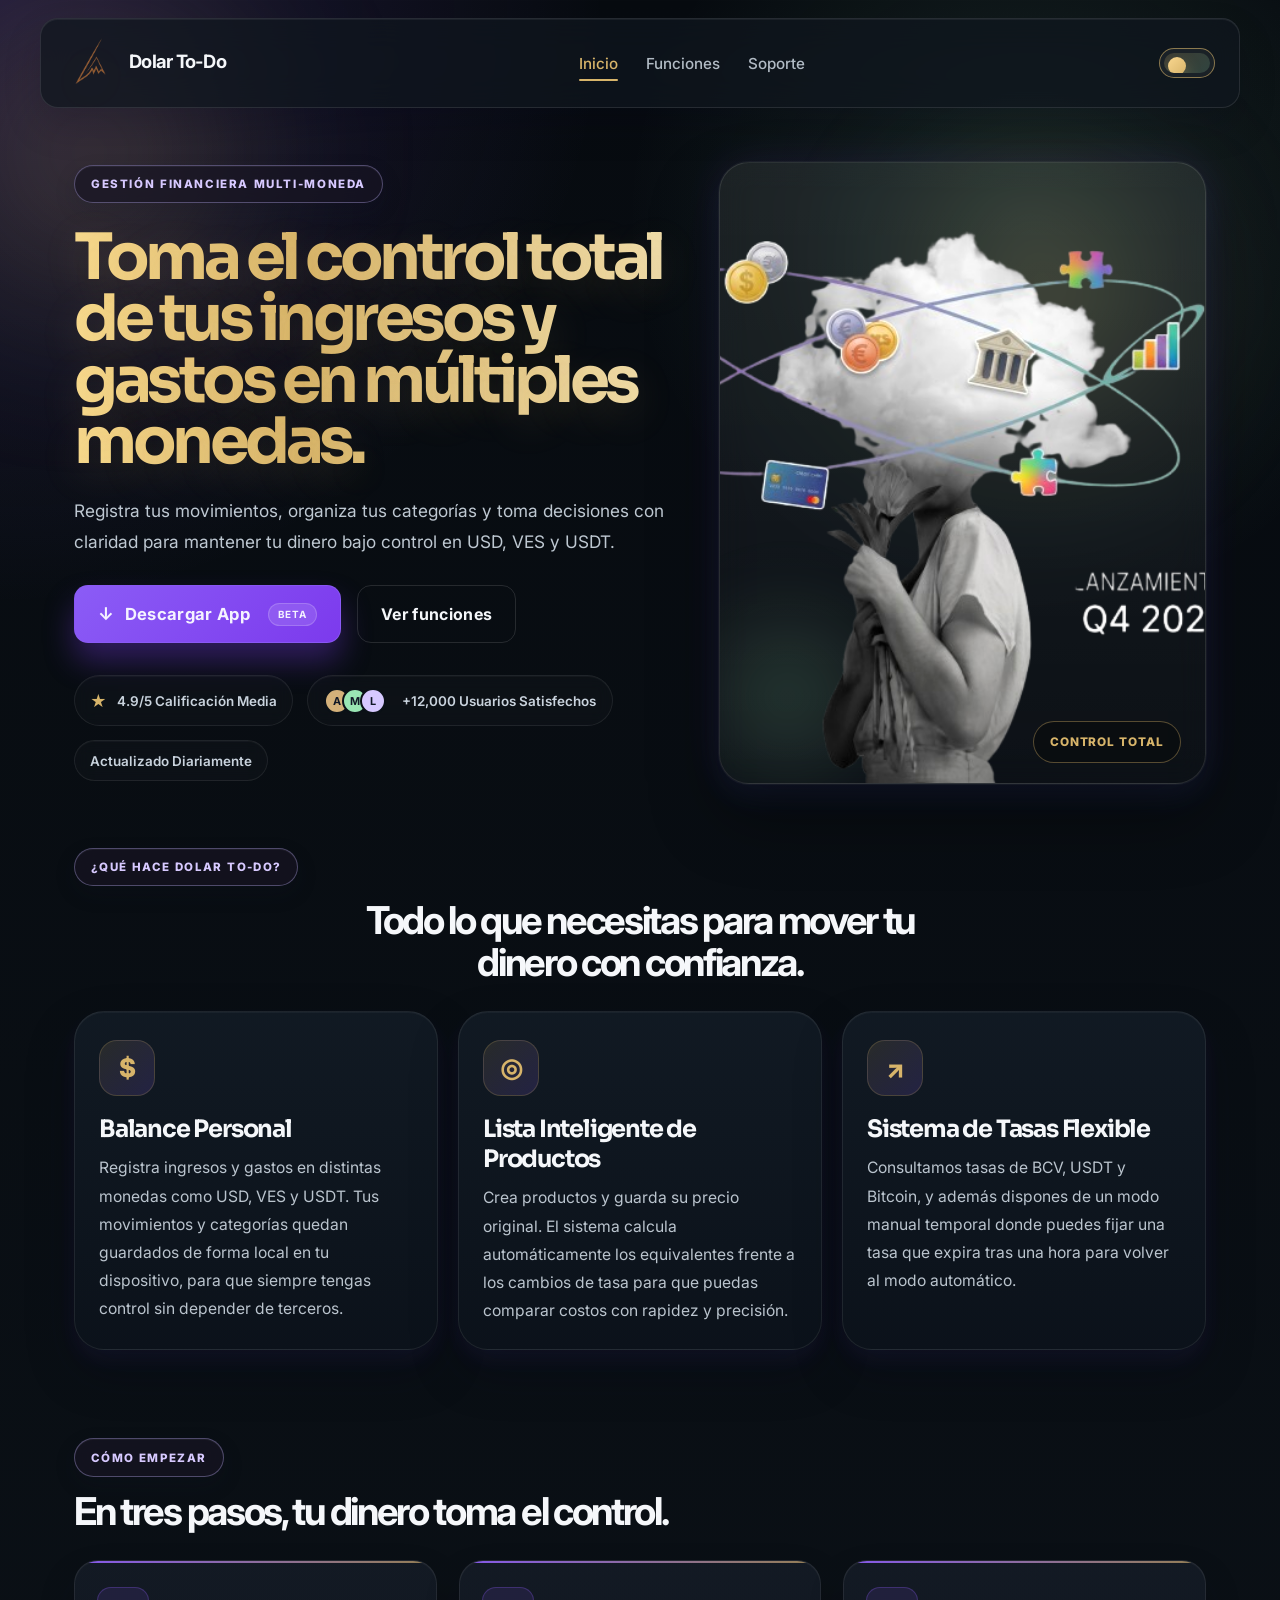
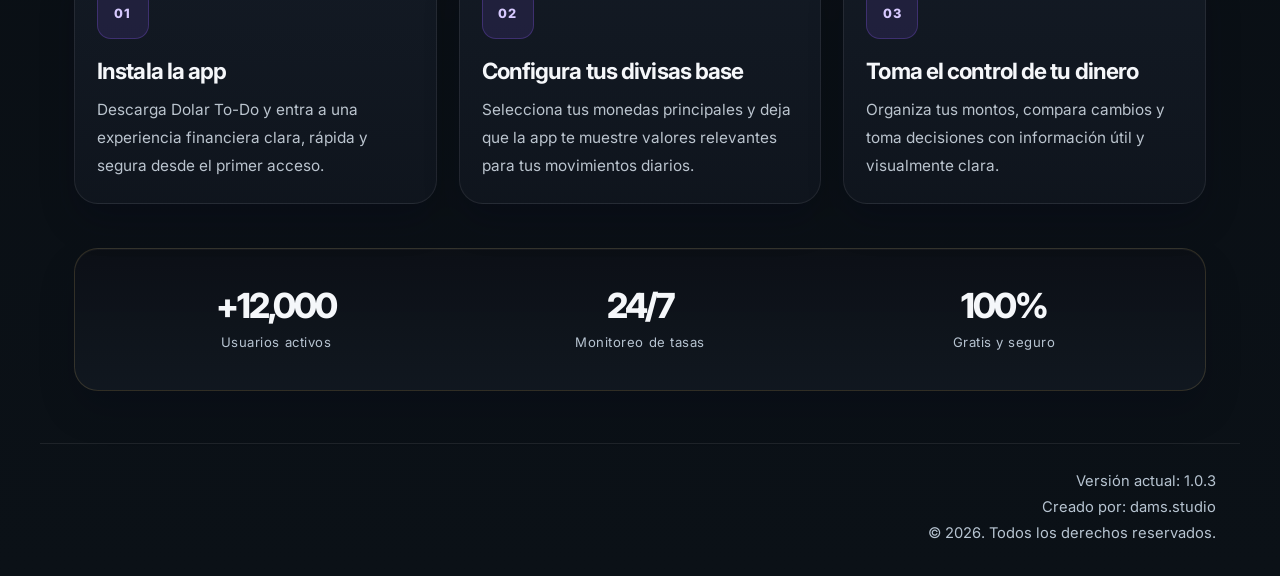
<file: index.html>
﻿<!DOCTYPE html>
<html lang="es">
<head>
    <meta charset="UTF-8" />
    <meta name="viewport" content="width=device-width, initial-scale=1.0" />
    <title>Dolar To-Do</title>
    <meta name="description" content="Tu herramienta para consultar tasas y administrar tu dinero." />
    <link rel="preconnect" href="https://fonts.googleapis.com" />
    <link rel="preconnect" href="https://fonts.gstatic.com" crossorigin />
    <link href="https://fonts.googleapis.com/css2?family=Inter:wght@400;500;600;700;800&family=Sora:wght@400;500;600;700;800&display=swap" rel="stylesheet" />
    <link rel="icon" type="image/png" href="./dolartodo%20ico.png" />
    <link rel="shortcut icon" type="image/png" href="./dolartodo%20ico.png" />
    <link rel="stylesheet" href="./styles.css" />
</head>
<body class="dark-mode">
    <div class="page-shell">
        <header class="topbar container">
            <div class="brand-wrap">
                <a href="./index.html" class="brand" aria-label="Dolar To-Do inicio">
                    <img src="./dolartodo%20ico.png" alt="Dolar To-Do" class="brand-logo" />
                    <span class="brand-text">Dolar To-Do</span>
                </a>
            </div>

            <nav class="main-nav" aria-label="Navegación principal">
                <ul>
                    <li><a href="./index.html" class="active">Inicio</a></li>
                    <li><a href="./index.html#features">Funciones</a></li>
                    <li><a href="./support.html">Soporte</a></li>
                </ul>
            </nav>

            <div class="header-actions">
                <button class="theme-toggle" type="button" aria-label="Cambiar tema">
                    <span class="toggle-track">
                        <span class="toggle-thumb"></span>
                    </span>
                </button>
            </div>
        </header>

        <main class="main-content container">
            <section class="hero">
                <div class="hero-copy">
                    <span class="eyebrow">GESTIÓN FINANCIERA MULTI-MONEDA</span>
                    <h1>Toma el control total de tus ingresos y gastos en múltiples monedas.</h1>
                    <p class="lead">Registra tus movimientos, organiza tus categorías y toma decisiones con claridad para mantener tu dinero bajo control en USD, VES y USDT.</p>

                    <div class="hero-actions">
                        <a href="https://drive.google.com/open?id=12mX7aZTeEvJqle8nXSDWjLvKgrfnhGml&usp=drive_fs" target="_blank" rel="noopener noreferrer" class="btn btn-download">
                            <span class="btn-icon">↓</span>
                            Descargar App
                            <span class="beta-badge">Beta</span>
                        </a>
                        <a href="#features" class="btn btn-secondary">Ver funciones</a>
                    </div>

                    <div class="social-proof" aria-label="Prueba social">
                        <div class="pill rating-pill">
                            <span class="icon">★</span>
                            <span>4.9/5 Calificación Media</span>
                        </div>

                        <div class="pill users-pill">
                            <div class="avatars" aria-hidden="true">
                                <span class="avatar avatar-one">A</span>
                                <span class="avatar avatar-two">M</span>
                                <span class="avatar avatar-three">L</span>
                            </div>
                            <span>+12,000 Usuarios Satisfechos</span>
                        </div>

                        <div class="pill update-pill">
                            <span>Actualizado Diariamente</span>
                        </div>
                    </div>
                </div>

                <div class="hero-visual">
                    <div class="visual-frame">
                        <img src="./imagennube.png" alt="Dolar To-Do showcase" width="680" height="620" loading="lazy" />
                        <span class="floating-tag">CONTROL TOTAL</span>
                    </div>
                </div>
            </section>

            <section id="features" class="feature-section">
                <div class="section-header section-header-center">
                    <span class="eyebrow eyebrow-small">¿Qué hace Dolar To-Do?</span>
                    <h2>Todo lo que necesitas para mover tu dinero con confianza.</h2>
                </div>

                <div class="feature-bar">
                    <article class="feature-card">
                        <div class="feature-icon">$</div>
                        <h3>Balance Personal</h3>
                        <p>Registra ingresos y gastos en distintas monedas como USD, VES y USDT. Tus movimientos y categorías quedan guardados de forma local en tu dispositivo, para que siempre tengas control sin depender de terceros.</p>
                    </article>

                    <article class="feature-card">
                        <div class="feature-icon">◎</div>
                        <h3>Lista Inteligente de Productos</h3>
                        <p>Crea productos y guarda su precio original. El sistema calcula automáticamente los equivalentes frente a los cambios de tasa para que puedas comparar costos con rapidez y precisión.</p>
                    </article>

                    <article class="feature-card">
                        <div class="feature-icon">↗</div>
                        <h3>Sistema de Tasas Flexible</h3>
                        <p>Consultamos tasas de BCV, USDT y Bitcoin, y además dispones de un modo manual temporal donde puedes fijar una tasa que expira tras una hora para volver al modo automático.</p>
                    </article>
                </div>
            </section>

            <section class="steps-section" aria-labelledby="how-it-starts-title">
                <div class="section-header">
                    <span class="eyebrow eyebrow-small">Cómo empezar</span>
                    <h2 id="how-it-starts-title">En tres pasos, tu dinero toma el control.</h2>
                </div>

                <div class="step-grid">
                    <article class="step-card">
                        <div class="step-number">01</div>
                        <h3>Instala la app</h3>
                        <p>Descarga Dolar To-Do y entra a una experiencia financiera clara, rápida y segura desde el primer acceso.</p>
                    </article>

                    <article class="step-card">
                        <div class="step-number">02</div>
                        <h3>Configura tus divisas base</h3>
                        <p>Selecciona tus monedas principales y deja que la app te muestre valores relevantes para tus movimientos diarios.</p>
                    </article>

                    <article class="step-card">
                        <div class="step-number">03</div>
                        <h3>Toma el control de tu dinero</h3>
                        <p>Organiza tus montos, compara cambios y toma decisiones con información útil y visualmente clara.</p>
                    </article>
                </div>
            </section>

            <section class="metrics-strip" aria-label="Métricas de la app">
                <div class="metric-item">
                    <strong>+12,000</strong>
                    <span>Usuarios activos</span>
                </div>
                <div class="metric-item">
                    <strong>24/7</strong>
                    <span>Monitoreo de tasas</span>
                </div>
                <div class="metric-item">
                    <strong>100%</strong>
                    <span>Gratis y seguro</span>
                </div>
            </section>
        </main>

        <footer class="site-footer container">
            <div class="footer-meta">
                <p>Versión actual: 1.0.3</p>
                <p>Creado por: dams.studio</p>
                <p>© 2026. Todos los derechos reservados.</p>
            </div>
        </footer>
    </div>

    <script>
        const toggleButton = document.querySelector('.theme-toggle');
        const body = document.body;
        const storedTheme = localStorage.getItem('theme');

        if (storedTheme === 'light') {
            body.classList.remove('dark-mode');
            body.classList.add('light-mode');
        }

        toggleButton.addEventListener('click', () => {
            body.classList.toggle('dark-mode');
            body.classList.toggle('light-mode');
            const isDark = body.classList.contains('dark-mode');
            localStorage.setItem('theme', isDark ? 'dark' : 'light');
        });
    </script>
</body>
</html>
</file>
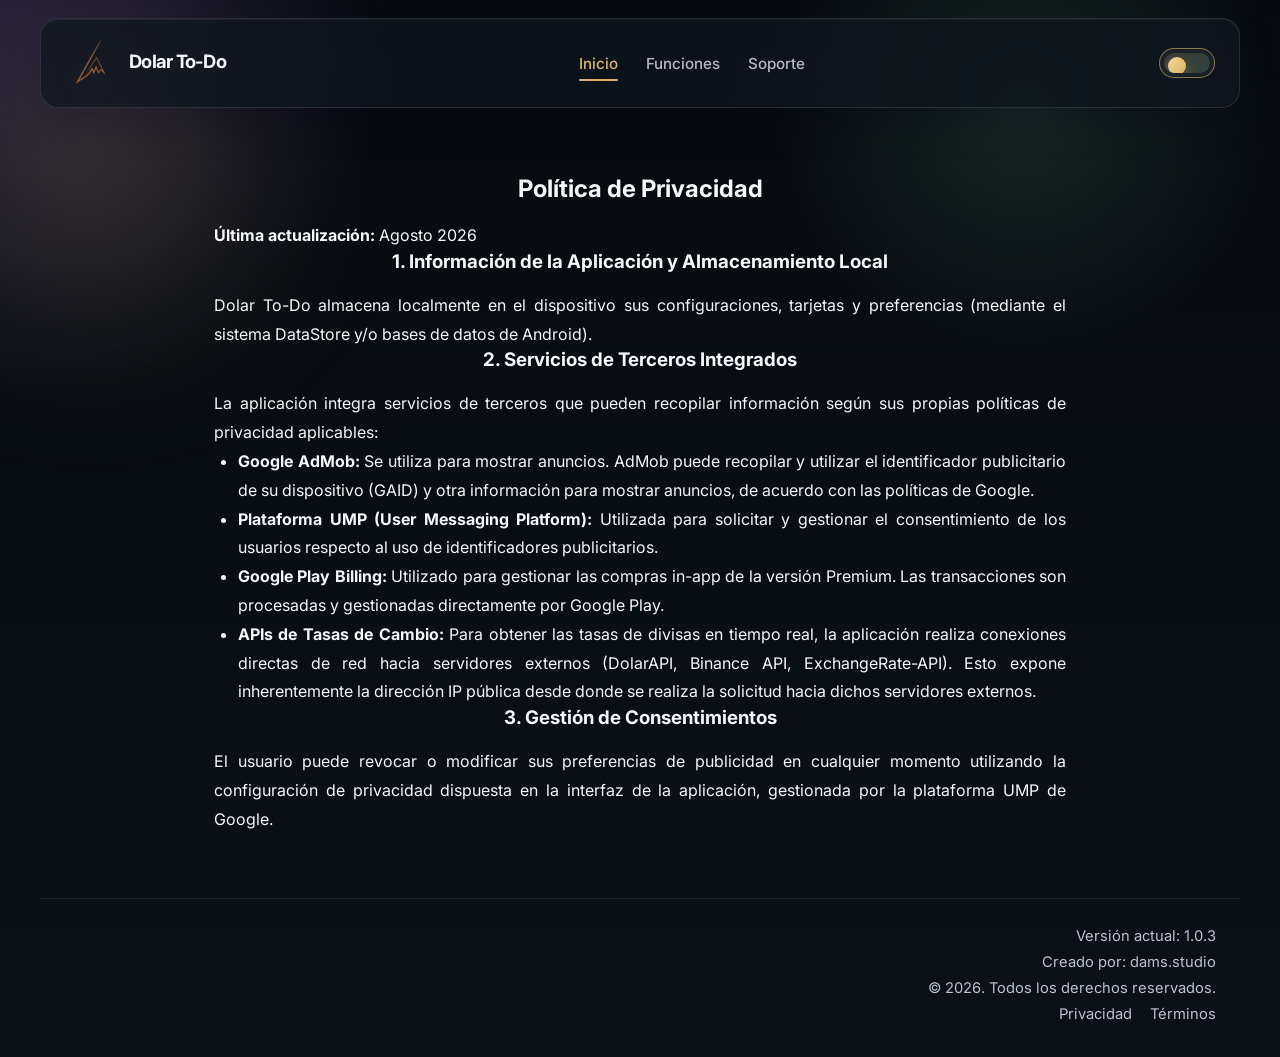
<file: privacy.html>
﻿<!DOCTYPE html>
<html lang="es">
<head>
    <meta charset="UTF-8">
    <meta name="viewport" content="width=device-width, initial-scale=1.0">
    <title>Política de Privacidad - Dolar To-Do</title>
    <meta name="description" content="Política de privacidad de Dolar To-Do.">
    <link rel="preconnect" href="https://fonts.googleapis.com">
    <link rel="preconnect" href="https://fonts.gstatic.com" crossorigin>
    <link href="https://fonts.googleapis.com/css2?family=Inter:wght@400;500;600;700;800&family=Sora:wght@400;500;600;700;800&display=swap" rel="stylesheet">
    <link rel="icon" type="image/png" href="./dolartodo%20ico.png">
    <link rel="shortcut icon" type="image/png" href="./dolartodo%20ico.png">
    <link rel="stylesheet" href="./styles.css">
</head>
<body class="dark-mode">
    <header class="topbar container">
        <div class="brand-wrap">
            <a href="./index.html" class="brand" aria-label="Dolar To-Do inicio">
                <img src="./dolartodo%20ico.png" alt="Dolar To-Do" class="brand-logo">
                <span class="brand-text">Dolar To-Do</span>
            </a>
        </div>

        <nav class="main-nav" aria-label="Navegación principal">
            <ul>
                <li><a href="./index.html" class="active">Inicio</a></li>
                <li><a href="./index.html#features">Funciones</a></li>
                <li><a href="./support.html">Soporte</a></li>
            </ul>
        </nav>

        <div class="header-actions">
            <button class="theme-toggle" type="button" aria-label="Cambiar tema">
                <span class="toggle-track"><span class="toggle-thumb"></span></span>
            </button>
        </div>
    </header>

    <main class="container main-content">
        <section class="content-section">
            <h2>Política de Privacidad</h2>
            <p><strong>Última actualización:</strong> Agosto 2026</p>

            <h3>1. Información de la Aplicación y Almacenamiento Local</h3>
            <p>Dolar To-Do almacena localmente en el dispositivo sus configuraciones, tarjetas y preferencias (mediante el sistema DataStore y/o bases de datos de Android).</p>

            <h3>2. Servicios de Terceros Integrados</h3>
            <p>La aplicación integra servicios de terceros que pueden recopilar información según sus propias políticas de privacidad aplicables:</p>
            <ul>
                <li><strong>Google AdMob:</strong> Se utiliza para mostrar anuncios. AdMob puede recopilar y utilizar el identificador publicitario de su dispositivo (GAID) y otra información para mostrar anuncios, de acuerdo con las políticas de Google.</li>
                <li><strong>Plataforma UMP (User Messaging Platform):</strong> Utilizada para solicitar y gestionar el consentimiento de los usuarios respecto al uso de identificadores publicitarios.</li>
                <li><strong>Google Play Billing:</strong> Utilizado para gestionar las compras in-app de la versión Premium. Las transacciones son procesadas y gestionadas directamente por Google Play.</li>
                <li><strong>APIs de Tasas de Cambio:</strong> Para obtener las tasas de divisas en tiempo real, la aplicación realiza conexiones directas de red hacia servidores externos (DolarAPI, Binance API, ExchangeRate-API). Esto expone inherentemente la dirección IP pública desde donde se realiza la solicitud hacia dichos servidores externos.</li>
            </ul>

            <h3>3. Gestión de Consentimientos</h3>
            <p>El usuario puede revocar o modificar sus preferencias de publicidad en cualquier momento utilizando la configuración de privacidad dispuesta en la interfaz de la aplicación, gestionada por la plataforma UMP de Google.</p>

        </section>
    </main>

    <footer class="site-footer">
        <div class="footer-meta">
            <p>Versión actual: 1.0.3</p>
            <p>Creado por: dams.studio</p>
            <p>© 2026. Todos los derechos reservados.</p>
            <div class="footer-links" aria-label="Enlaces legales">
                <a href="./privacy.html">Privacidad</a>
                <a href="./terms.html">Términos</a>
            </div>
        </div>
    </footer>

    <script>
        const toggleButton = document.querySelector('.theme-toggle');
        const body = document.body;
        const storedTheme = localStorage.getItem('theme');

        if (storedTheme === 'light') {
            body.classList.remove('dark-mode');
            body.classList.add('light-mode');
        }

        toggleButton.addEventListener('click', () => {
            body.classList.toggle('dark-mode');
            body.classList.toggle('light-mode');
            const isDark = body.classList.contains('dark-mode');
            localStorage.setItem('theme', isDark ? 'dark' : 'light');
        });
    </script>
</body>
</html>
</file>
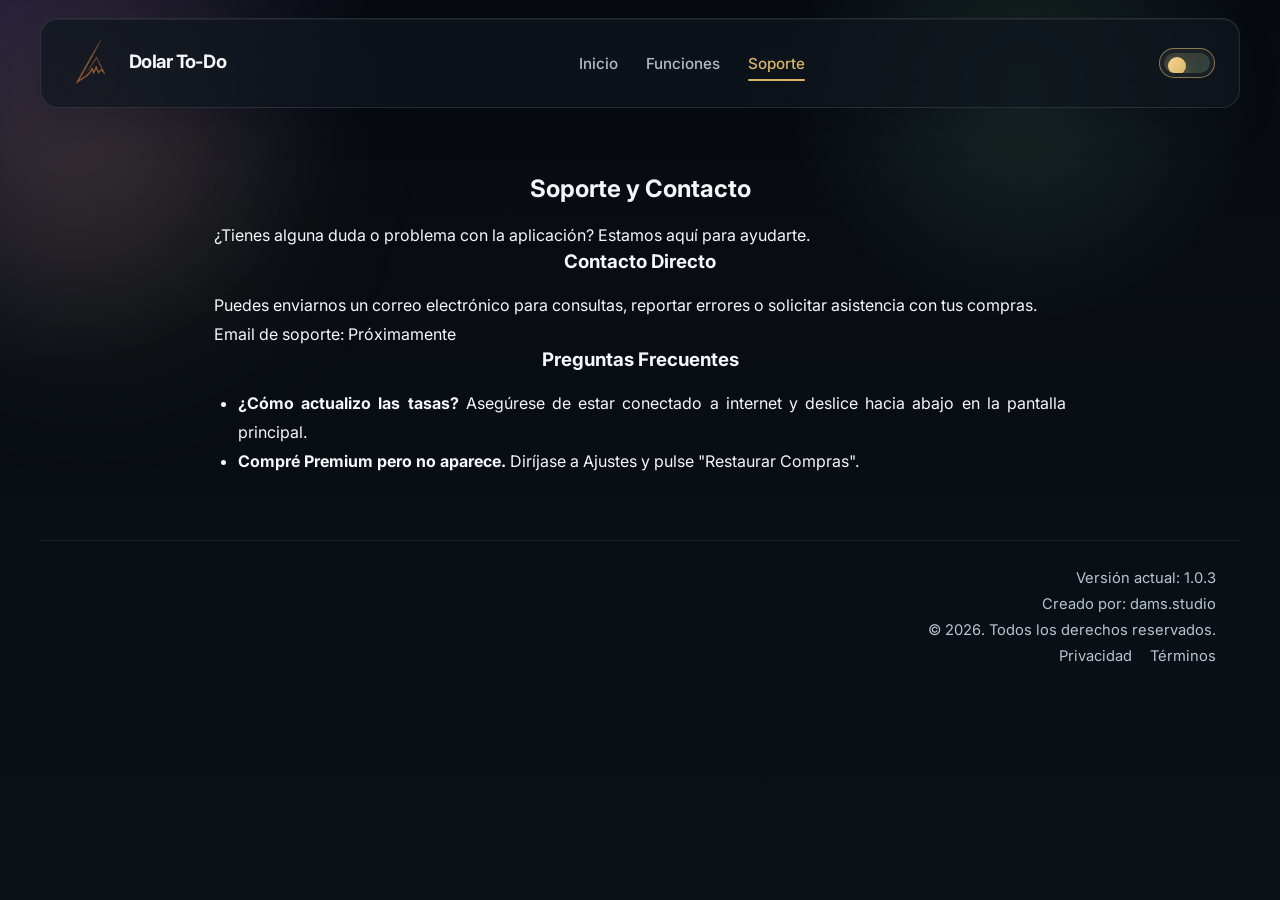
<file: support.html>
﻿<!DOCTYPE html>
<html lang="es">
<head>
    <meta charset="UTF-8">
    <meta name="viewport" content="width=device-width, initial-scale=1.0">
    <title>Soporte - Dolar To-Do</title>
    <meta name="description" content="Centro de soporte de Dolar To-Do.">
    <link rel="preconnect" href="https://fonts.googleapis.com">
    <link rel="preconnect" href="https://fonts.gstatic.com" crossorigin>
    <link href="https://fonts.googleapis.com/css2?family=Inter:wght@400;500;600;700;800&family=Sora:wght@400;500;600;700;800&display=swap" rel="stylesheet">
    <link rel="icon" type="image/png" href="./dolartodo%20ico.png">
    <link rel="shortcut icon" type="image/png" href="./dolartodo%20ico.png">
    <link rel="stylesheet" href="./styles.css">
</head>
<body class="dark-mode">
    <header class="topbar container">
        <div class="brand-wrap">
            <a href="./index.html" class="brand" aria-label="Dolar To-Do inicio">
                <img src="./dolartodo%20ico.png" alt="Dolar To-Do" class="brand-logo">
                <span class="brand-text">Dolar To-Do</span>
            </a>
        </div>

        <nav class="main-nav" aria-label="Navegación principal">
            <ul>
                <li><a href="./index.html">Inicio</a></li>
                <li><a href="./index.html#features">Funciones</a></li>
                <li><a href="./support.html" class="active">Soporte</a></li>
            </ul>
        </nav>

        <div class="header-actions">
            <button class="theme-toggle" type="button" aria-label="Cambiar tema">
                <span class="toggle-track"><span class="toggle-thumb"></span></span>
            </button>
        </div>
    </header>

    <main class="container main-content">
        <section class="content-section">
            <h2>Soporte y Contacto</h2>
            <p>¿Tienes alguna duda o problema con la aplicación? Estamos aquí para ayudarte.</p>
            
            <h3>Contacto Directo</h3>
            <p>Puedes enviarnos un correo electrónico para consultas, reportar errores o solicitar asistencia con tus compras.</p>
            <p><span class="pending-info">Email de soporte: Próximamente</span></p>

            <h3>Preguntas Frecuentes</h3>
            <ul>
                <li><strong>¿Cómo actualizo las tasas?</strong> Asegúrese de estar conectado a internet y deslice hacia abajo en la pantalla principal.</li>
                <li><strong>Compré Premium pero no aparece.</strong> Diríjase a Ajustes y pulse "Restaurar Compras".</li>
            </ul>
        </section>
    </main>

    <footer class="site-footer">
        <div class="footer-meta">
            <p>Versión actual: 1.0.3</p>
            <p>Creado por: dams.studio</p>
            <p>© 2026. Todos los derechos reservados.</p>
            <div class="footer-links" aria-label="Enlaces legales">
                <a href="./privacy.html">Privacidad</a>
                <a href="./terms.html">Términos</a>
            </div>
        </div>
    </footer>

    <script>
        const toggleButton = document.querySelector('.theme-toggle');
        const body = document.body;
        const storedTheme = localStorage.getItem('theme');

        if (storedTheme === 'light') {
            body.classList.remove('dark-mode');
            body.classList.add('light-mode');
        }

        toggleButton.addEventListener('click', () => {
            body.classList.toggle('dark-mode');
            body.classList.toggle('light-mode');
            const isDark = body.classList.contains('dark-mode');
            localStorage.setItem('theme', isDark ? 'dark' : 'light');
        });
    </script>
</body>
</html>
</file>
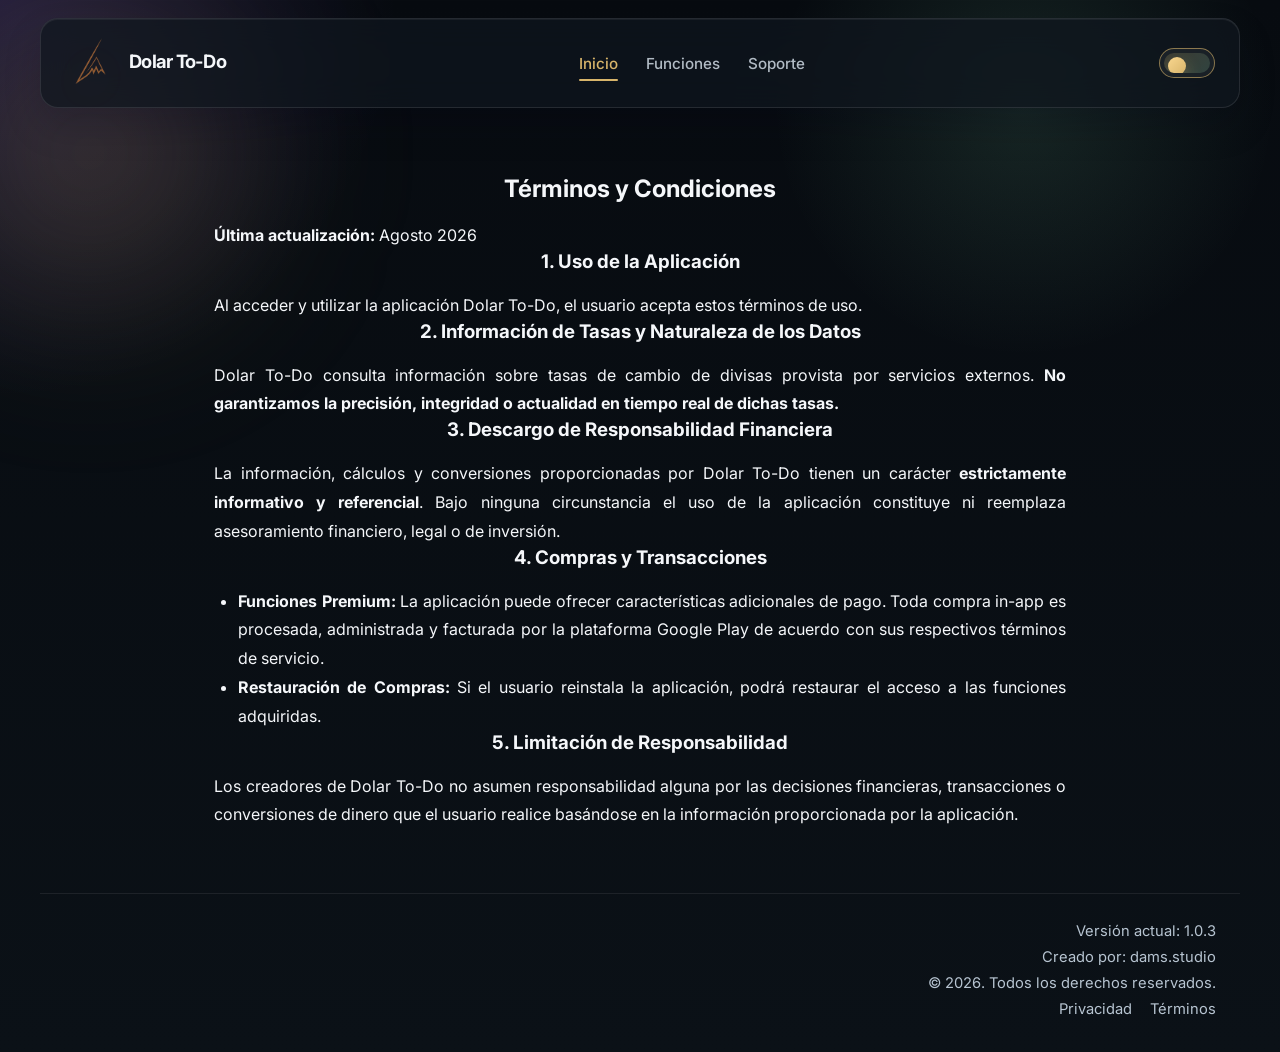
<file: terms.html>
﻿<!DOCTYPE html>
<html lang="es">
<head>
    <meta charset="UTF-8">
    <meta name="viewport" content="width=device-width, initial-scale=1.0">
    <title>Términos y Condiciones - Dolar To-Do</title>
    <meta name="description" content="Términos y Condiciones de uso de Dolar To-Do.">
    <link rel="preconnect" href="https://fonts.googleapis.com">
    <link rel="preconnect" href="https://fonts.gstatic.com" crossorigin>
    <link href="https://fonts.googleapis.com/css2?family=Inter:wght@400;500;600;700;800&family=Sora:wght@400;500;600;700;800&display=swap" rel="stylesheet">
    <link rel="icon" type="image/png" href="./dolartodo%20ico.png">
    <link rel="shortcut icon" type="image/png" href="./dolartodo%20ico.png">
    <link rel="stylesheet" href="./styles.css">
</head>
<body class="dark-mode">
    <header class="topbar container">
        <div class="brand-wrap">
            <a href="./index.html" class="brand" aria-label="Dolar To-Do inicio">
                <img src="./dolartodo%20ico.png" alt="Dolar To-Do" class="brand-logo">
                <span class="brand-text">Dolar To-Do</span>
            </a>
        </div>

        <nav class="main-nav" aria-label="Navegación principal">
            <ul>
                <li><a href="./index.html" class="active">Inicio</a></li>
                <li><a href="./index.html#features">Funciones</a></li>
                <li><a href="./support.html">Soporte</a></li>
            </ul>
        </nav>

        <div class="header-actions">
            <button class="theme-toggle" type="button" aria-label="Cambiar tema">
                <span class="toggle-track"><span class="toggle-thumb"></span></span>
            </button>
        </div>
    </header>

    <main class="container main-content">
        <section class="content-section">
            <h2>Términos y Condiciones</h2>
            <p><strong>Última actualización:</strong> Agosto 2026</p>

            <h3>1. Uso de la Aplicación</h3>
            <p>Al acceder y utilizar la aplicación Dolar To-Do, el usuario acepta estos términos de uso.</p>

            <h3>2. Información de Tasas y Naturaleza de los Datos</h3>
            <p>Dolar To-Do consulta información sobre tasas de cambio de divisas provista por servicios externos. <strong>No garantizamos la precisión, integridad o actualidad en tiempo real de dichas tasas.</strong></p>

            <h3>3. Descargo de Responsabilidad Financiera</h3>
            <p>La información, cálculos y conversiones proporcionadas por Dolar To-Do tienen un carácter <strong>estrictamente informativo y referencial</strong>. Bajo ninguna circunstancia el uso de la aplicación constituye ni reemplaza asesoramiento financiero, legal o de inversión.</p>

            <h3>4. Compras y Transacciones</h3>
            <ul>
                <li><strong>Funciones Premium:</strong> La aplicación puede ofrecer características adicionales de pago. Toda compra in-app es procesada, administrada y facturada por la plataforma Google Play de acuerdo con sus respectivos términos de servicio.</li>
                <li><strong>Restauración de Compras:</strong> Si el usuario reinstala la aplicación, podrá restaurar el acceso a las funciones adquiridas.</li>
            </ul>

            <h3>5. Limitación de Responsabilidad</h3>
            <p>Los creadores de Dolar To-Do no asumen responsabilidad alguna por las decisiones financieras, transacciones o conversiones de dinero que el usuario realice basándose en la información proporcionada por la aplicación.</p>
        </section>
    </main>

    <footer class="site-footer">
        <div class="footer-meta">
            <p>Versión actual: 1.0.3</p>
            <p>Creado por: dams.studio</p>
            <p>© 2026. Todos los derechos reservados.</p>
            <div class="footer-links" aria-label="Enlaces legales">
                <a href="./privacy.html">Privacidad</a>
                <a href="./terms.html">Términos</a>
            </div>
        </div>
    </footer>

    <script>
        const toggleButton = document.querySelector('.theme-toggle');
        const body = document.body;
        const storedTheme = localStorage.getItem('theme');

        if (storedTheme === 'light') {
            body.classList.remove('dark-mode');
            body.classList.add('light-mode');
        }

        toggleButton.addEventListener('click', () => {
            body.classList.toggle('dark-mode');
            body.classList.toggle('light-mode');
            const isDark = body.classList.contains('dark-mode');
            localStorage.setItem('theme', isDark ? 'dark' : 'light');
        });
    </script>
</body>
</html>
</file>
<file: styles.css>
﻿/*
 * Escala tipográfica base:
 * - body: Inter, 16px, regular
 * - h1 hero: Sora, 700, clamp(2.9rem, 5vw, 5.1rem)
 * - h2: Sora, 700, clamp(2rem, 3vw, 3rem)
 * - h3 cards: Sora, 600, 1.5rem
 * - nav: Inter, 500, 0.95rem
 */

:root {
    --bg-base: #0b1117;
    --bg-panel: #101a22;
    --bg-panel-soft: rgba(17, 23, 31, 0.8);
    --bg-soft: #121f2a;
    --bg-card: rgba(16, 25, 34, 0.9);
    --bg-card-2: rgba(21, 31, 42, 0.88);
    --text-main: #f5f7fa;
    --text-soft: #b7c4d1;
    --text-soft-strong: #c9d3dd;
    --text-muted: #7f8ca6;
    --line: rgba(255, 255, 255, 0.08);
    --gold: #d7b46a;
    --gold-soft: rgba(215, 180, 106, 0.18);
    --green: #8ae6b5;
    --green-deep: #66d79a;
    --purple: #8b5cf6;
    --purple-soft: rgba(139, 92, 246, 0.14);
    --shadow: 0 24px 50px rgba(0, 0, 0, 0.38);
    --shadow-soft: 0 18px 42px rgba(2, 6, 23, 0.24);
    --shadow-card: 0 22px 48px rgba(2, 6, 23, 0.26), 0 10px 20px rgba(139, 92, 246, 0.08);
    --radius-xl: 30px;
    --radius-lg: 24px;
    --radius-md: 18px;
}

* {
    box-sizing: border-box;
    margin: 0;
    padding: 0;
}

html {
    scroll-behavior: smooth;
}

body {
    position: relative;
    font-family: 'Inter', sans-serif;
    background:
        radial-gradient(circle at top left, rgba(139, 92, 246, 0.18), transparent 24%),
        radial-gradient(circle at 80% 10%, rgba(138, 230, 181, 0.12), transparent 18%),
        linear-gradient(180deg, #070b10 0%, #0b1117 100%);
    color: var(--text-main);
    min-height: 100vh;
    overflow-x: hidden;
    isolation: isolate;
}

body::before {
    content: "";
    position: fixed;
    inset: -10% auto auto -12%;
    width: 38vw;
    height: 38vw;
    background: radial-gradient(circle, rgba(215, 180, 106, 0.26), transparent 62%);
    filter: blur(80px);
    pointer-events: none;
    z-index: -1;
}

body.light-mode {
    background:
        radial-gradient(circle at top left, rgba(215, 180, 106, 0.12), transparent 28%),
        linear-gradient(180deg, #f2f5f8 0%, #edf0f3 100%);
    color: #0d1117;
}

img {
    max-width: 100%;
    display: block;
}

button,
a {
    font: inherit;
}

.container {
    max-width: 1200px;
    margin: 0 auto;
    padding: 0 24px;
}

.page-shell {
    max-width: 1280px;
    margin: 0 auto;
    padding: 18px 20px 0;
}

.topbar {
    display: flex;
    align-items: center;
    justify-content: space-between;
    gap: 22px;
    padding: 16px 24px;
    border: 1px solid rgba(255, 255, 255, 0.1);
    border-radius: 18px;
    background: rgba(15, 22, 30, 0.74);
    backdrop-filter: blur(16px);
    -webkit-backdrop-filter: blur(16px);
    box-shadow: 0 18px 36px rgba(2, 6, 23, 0.18), inset 0 1px 0 rgba(255, 255, 255, 0.06);
    position: sticky;
    top: 18px;
    z-index: 20;
}

body.light-mode .topbar {
    background: rgba(255, 255, 255, 0.75);
    border-color: rgba(13, 17, 23, 0.08);
}

.brand-wrap {
    flex: 0 0 auto;
}

.brand {
    display: inline-flex;
    align-items: center;
    gap: 12px;
    text-decoration: none;
    color: var(--text-main);
}

body.light-mode .brand {
    color: #111827;
}

.brand-logo {
    width: 52px;
    height: 52px;
    object-fit: contain;
    filter: drop-shadow(0 10px 18px rgba(215, 180, 106, 0.12));
}

.brand-text {
    font-size: 1.15rem;
    font-weight: 700;
    letter-spacing: -0.04em;
}

.main-nav {
    flex: 1;
    display: flex;
    justify-content: center;
}

.main-nav ul {
    list-style: none;
    display: flex;
    align-items: center;
    justify-content: center;
    gap: 28px;
    white-space: nowrap;
}

.main-nav a {
    color: var(--text-soft-strong);
    text-decoration: none;
    font-size: 0.95rem;
    font-weight: 500;
    transition: color 0.2s ease, opacity 0.2s ease;
    white-space: nowrap;
    opacity: 0.88;
}

.main-nav a:hover {
    color: var(--text-main);
}

.main-nav a.active {
    color: var(--gold);
    opacity: 1;
    position: relative;
}

.main-nav a.active::after {
    content: "";
    position: absolute;
    left: 0;
    right: 0;
    bottom: -8px;
    height: 2px;
    background: var(--gold);
    border-radius: 999px;
}

body.light-mode .main-nav a {
    color: #374151;
}

body.light-mode .main-nav a:hover {
    color: #111827;
}

body.light-mode .main-nav a.active {
    color: #b7791f;
}

.header-actions {
    display: flex;
    align-items: center;
    gap: 14px;
}

.theme-toggle {
    width: 56px;
    height: 30px;
    border: 1px solid rgba(215, 180, 106, 0.6);
    background: rgba(255, 255, 255, 0.05);
    border-radius: 999px;
    display: inline-flex;
    align-items: center;
    justify-content: center;
    padding: 4px;
    cursor: pointer;
}

.toggle-track {
    width: 100%;
    height: 100%;
    border-radius: 999px;
    background: linear-gradient(135deg, rgba(215, 180, 106, 0.18), rgba(154, 230, 180, 0.18));
    position: relative;
    overflow: hidden;
}

.toggle-thumb {
    width: 18px;
    height: 18px;
    position: absolute;
    top: 4px;
    left: 4px;
    border-radius: 50%;
    background: linear-gradient(135deg, #f8d68e, #d7b46a);
    box-shadow: 0 8px 16px rgba(215, 180, 106, 0.4);
    transition: transform 0.25s ease;
}

body.light-mode .toggle-thumb {
    transform: translateX(26px);
}

.btn {
    display: inline-flex;
    align-items: center;
    justify-content: center;
    gap: 10px;
    padding: 0.9rem 1.45rem;
    border-radius: 14px;
    text-decoration: none;
    font-weight: 700;
    letter-spacing: 0.02em;
    transition: transform 0.2s ease, box-shadow 0.2s ease, border-color 0.2s ease;
}

.btn:hover {
    transform: translateY(-1px);
}

.btn-outline {
    border: 1px solid var(--gold);
    background: transparent;
    color: var(--gold);
    box-shadow: inset 0 0 0 1px rgba(215, 180, 106, 0.1);
}

.beta-badge {
    display: inline-flex;
    align-items: center;
    justify-content: center;
    padding: 0.28rem 0.55rem;
    border-radius: 999px;
    background: rgba(255, 255, 255, 0.12);
    border: 1px solid rgba(255, 255, 255, 0.18);
    color: #f5f3ff;
    font-size: 0.62rem;
    font-weight: 700;
    letter-spacing: 0.08em;
    text-transform: uppercase;
    margin-left: 8px;
}

.main-content {
    width: min(1180px, 100%);
    margin: 42px auto 0;
}

.hero {
    position: relative;
    display: flex;
    align-items: center;
    justify-content: space-between;
    gap: 42px;
    padding-top: 12px;
}

.hero::before {
    content: "";
    position: absolute;
    right: -10%;
    top: -12%;
    width: 48%;
    height: 72%;
    background: radial-gradient(circle, rgba(215, 180, 106, 0.28), rgba(215, 180, 106, 0.06) 30%, transparent 68%);
    filter: blur(52px);
    pointer-events: none;
    z-index: 0;
}

.hero-copy {
    position: relative;
    z-index: 1;
    display: flex;
    flex-direction: column;
    align-items: flex-start;
}

.eyebrow {
    display: inline-flex;
    align-items: center;
    justify-content: center;
    padding: 0.7rem 1rem;
    border-radius: 999px;
    border: 1px solid rgba(196, 181, 253, 0.35);
    background: rgba(24, 21, 35, 0.7);
    backdrop-filter: blur(12px);
    -webkit-backdrop-filter: blur(12px);
    color: #d7c9ff;
    font-size: 0.72rem;
    font-weight: 800;
    letter-spacing: 0.14em;
    text-transform: uppercase;
    box-shadow: inset 0 1px 0 rgba(255,255,255,0.05), 0 8px 20px rgba(16,24,39,0.18);
}

.eyebrow-small {
    letter-spacing: 0.12em;
}

.hero h1 {
    margin-top: 24px;
    font-family: 'Sora', 'Inter', sans-serif;
    font-size: clamp(2.9rem, 5vw, 5.1rem);
    font-weight: 700;
    letter-spacing: -0.07em;
    line-height: 0.96;
    background: linear-gradient(90deg, #f7d98d 0%, #d7b46a 38%, #f1dfad 100%);
    -webkit-background-clip: text;
    background-clip: text;
    color: transparent;
    max-width: 700px;
    text-shadow: 0 12px 42px rgba(215, 180, 106, 0.16);
}

.lead {
    margin-top: 22px;
    max-width: 620px;
    color: var(--text-soft-strong);
    font-size: 1.08rem;
    line-height: 1.8;
    opacity: 0.95;
}

.hero-actions {
    margin-top: 28px;
    display: flex;
    flex-wrap: wrap;
    gap: 16px;
}

.btn-download {
    border: 1px solid rgba(139, 92, 246, 0.8);
    color: #f5f3ff;
    background: linear-gradient(135deg, #8b5cf6 0%, #7c3aed 100%);
    box-shadow: 0 18px 30px rgba(124, 58, 237, 0.34);
    min-width: 220px;
    padding-block: 1.05rem;
    font-size: 1.04rem;
}

.btn-secondary {
    border: 1px solid rgba(255, 255, 255, 0.12);
    color: var(--text-main);
    background: transparent;
}

.btn-icon {
    font-size: 1.1rem;
    line-height: 1;
}

.social-proof {
    margin-top: 32px;
    display: flex;
    flex-wrap: wrap;
    gap: 14px;
}

.pill {
    display: inline-flex;
    align-items: center;
    gap: 10px;
    border: 1px solid rgba(255, 255, 255, 0.08);
    border-radius: 999px;
    background: rgba(255, 255, 255, 0.02);
    backdrop-filter: blur(8px);
    -webkit-backdrop-filter: blur(8px);
    padding: 0.72rem 0.95rem;
    color: var(--text-soft-strong);
    font-size: 0.84rem;
    font-weight: 600;
    box-shadow: inset 0 1px 0 rgba(255, 255, 255, 0.03);
}

.rating-pill .icon {
    color: var(--gold);
    font-size: 1rem;
}

.users-pill {
    padding-right: 1.05rem;
}

.avatars {
    display: flex;
    align-items: center;
    margin-right: 6px;
}

.avatar {
    width: 26px;
    height: 26px;
    border-radius: 50%;
    display: inline-flex;
    align-items: center;
    justify-content: center;
    font-size: 0.68rem;
    font-weight: 700;
    border: 2px solid var(--bg-base);
    margin-left: -8px;
}

.avatar:first-child {
    margin-left: 0;
}

.avatar-one { background: #d4b17a; color: #111827; }
.avatar-two { background: #9ae6b4; color: #111827; }
.avatar-three { background: #d7c9ff; color: #111827; }

.hero-visual {
    display: flex;
    justify-content: center;
    align-items: center;
}

.visual-frame {
    position: relative;
    z-index: 1;
    width: min(100%, 560px);
    border-radius: 30px;
    overflow: hidden;
    border: 1px solid rgba(255,255,255,0.11);
    background: linear-gradient(180deg, rgba(255,255,255,0.07), rgba(255,255,255,0.02));
    backdrop-filter: blur(14px);
    -webkit-backdrop-filter: blur(14px);
    box-shadow: 0 0 0 1px rgba(255,255,255,0.04), 0 32px 68px rgba(0,0,0,0.38), 0 0 40px rgba(139, 92, 246, 0.12), 0 18px 30px rgba(32, 69, 110, 0.14);
}

.visual-frame::before {
    content: "";
    position: absolute;
    inset: auto auto -12% -12%;
    width: 52%;
    height: 52%;
    background: radial-gradient(circle, rgba(154, 230, 180, 0.18), transparent 60%);
    filter: blur(30px);
    pointer-events: none;
    z-index: 0;
}

.visual-frame img {
    position: relative;
    z-index: 1;
    width: 100%;
    height: 620px;
    object-fit: cover;
    filter: saturate(1.05) contrast(1.05);
}

.floating-tag {
    position: absolute;
    right: 24px;
    bottom: 20px;
    display: inline-flex;
    align-items: center;
    justify-content: center;
    padding: 0.8rem 1rem;
    border-radius: 999px;
    background: rgba(10, 12, 15, 0.76);
    border: 1px solid rgba(215, 180, 106, 0.38);
    color: var(--gold);
    font-size: 0.74rem;
    font-weight: 800;
    letter-spacing: 0.08em;
}

.feature-section {
    margin-top: 64px;
}

.section-header-center {
    margin: 0 auto 30px;
    text-align: center;
    align-items: center;
}

.section-header-center h2 {
    max-width: 760px;
    text-align: center;
    margin: 0 auto;
}

.feature-bar {
    display: grid;
    grid-template-columns: repeat(3, minmax(0, 1fr));
    gap: 20px;
    align-items: stretch;
}

.feature-card {
    background: linear-gradient(180deg, rgba(18, 27, 36, 0.94), rgba(12, 19, 27, 0.94));
    border: 1px solid rgba(255,255,255,0.08);
    border-radius: var(--radius-xl);
    padding: 28px 24px 24px;
    box-shadow: var(--shadow-card), inset 0 1px 0 rgba(255,255,255,0.04);
    backdrop-filter: blur(12px);
    -webkit-backdrop-filter: blur(12px);
    transition: transform 0.2s ease, border-color 0.2s ease, box-shadow 0.2s ease;
}

.feature-card:hover {
    transform: translateY(-4px);
    border-color: rgba(215, 180, 106, 0.32);
    box-shadow: inset 0 1px 0 rgba(255,255,255,0.04), 0 28px 52px rgba(2, 6, 23, 0.26);
}

.feature-icon {
    width: 56px;
    height: 56px;
    display: inline-flex;
    align-items: center;
    justify-content: center;
    border-radius: 18px;
    background: linear-gradient(135deg, rgba(215, 180, 106, 0.12), rgba(139, 92, 246, 0.16));
    color: var(--gold);
    font-size: 1.6rem;
    font-weight: 800;
    margin-bottom: 18px;
    border: 1px solid rgba(215, 180, 106, 0.2);
}

.feature-card h3 {
    font-family: 'Sora', 'Inter', sans-serif;
    font-size: 1.5rem;
    letter-spacing: -0.05em;
    margin-bottom: 10px;
}

.feature-card p {
    color: var(--text-soft-strong);
    line-height: 1.8;
    font-size: 0.98rem;
    opacity: 0.92;
}

.feature-plus {
    border: 1px solid rgba(215, 180, 106, 0.65);
    background: rgba(215, 180, 106, 0.06);
    color: var(--gold);
    border-radius: 50%;
    width: 72px;
    height: 72px;
    margin: auto 0;
    font-size: 2.25rem;
    font-weight: 300;
    cursor: pointer;
    box-shadow: 0 0 0 1px rgba(215, 180, 106, 0.08);
}

.steps-section {
    margin-top: 56px;
    padding: 32px 0 8px;
}

.section-header {
    display: flex;
    flex-direction: column;
    align-items: flex-start;
    gap: 14px;
    margin-bottom: 28px;
}

.section-header h2 {
    font-size: clamp(2rem, 3vw, 3rem);
    letter-spacing: -0.06em;
    line-height: 1.08;
    max-width: 640px;
}

.step-grid {
    display: grid;
    grid-template-columns: repeat(3, minmax(0, 1fr));
    gap: 22px;
}

.step-card {
    position: relative;
    background: linear-gradient(180deg, rgba(20, 27, 37, 0.94), rgba(16, 21, 30, 0.94));
    border: 1px solid rgba(255,255,255,0.08);
    border-radius: 24px;
    padding: 26px 22px 24px;
    box-shadow: 0 18px 36px rgba(2, 6, 23, 0.2), inset 0 1px 0 rgba(255,255,255,0.03);
    overflow: hidden;
}

.step-card::before {
    content: "";
    position: absolute;
    inset: 0 auto auto 0;
    width: 100%;
    height: 2px;
    background: linear-gradient(90deg, rgba(139, 92, 246, 0.95), rgba(215, 180, 106, 0.65));
}

.step-number {
    display: inline-flex;
    align-items: center;
    justify-content: center;
    width: 52px;
    height: 52px;
    border-radius: 14px;
    background: rgba(139, 92, 246, 0.12);
    border: 1px solid rgba(139, 92, 246, 0.28);
    color: #d7c9ff;
    font-size: 0.8rem;
    font-weight: 800;
    letter-spacing: 0.08em;
    margin-bottom: 18px;
}

.step-card h3 {
    font-size: 1.4rem;
    letter-spacing: -0.04em;
    margin-bottom: 12px;
}

.step-card p {
    color: var(--text-soft-strong);
    line-height: 1.8;
    font-size: 0.96rem;
    opacity: 0.92;
}

.metrics-strip {
    margin-top: 36px;
    display: grid;
    grid-template-columns: repeat(3, minmax(0, 1fr));
    gap: 18px;
    padding: 22px 28px;
    border: 1px solid rgba(215, 180, 106, 0.18);
    border-radius: 24px;
    background: linear-gradient(180deg, rgba(12, 16, 22, 0.96), rgba(18, 24, 33, 0.92));
    box-shadow: 0 20px 36px rgba(2, 6, 23, 0.18), inset 0 1px 0 rgba(255, 255, 255, 0.04);
}

.metric-item {
    display: flex;
    flex-direction: column;
    align-items: center;
    justify-content: center;
    text-align: center;
    padding: 18px 16px;
}

.metric-item strong {
    font-size: clamp(2rem, 2.7vw, 3rem);
    line-height: 1;
    letter-spacing: -0.06em;
    font-weight: 800;
    color: var(--text-main);
}

.metric-item span {
    margin-top: 10px;
    color: var(--text-soft);
    font-size: 0.82rem;
    letter-spacing: 0.04em;
    text-transform: none;
}

.site-footer {
    max-width: 1200px;
    margin: 52px auto 0;
    border-top: 1px solid var(--line);
    padding: 28px 24px 34px;
    display: flex;
    justify-content: flex-end;
    align-items: flex-end;
}

.footer-inner {
    display: flex;
    align-items: center;
    justify-content: space-between;
    gap: 18px;
    flex-wrap: wrap;
}

.footer-brand {
    display: inline-flex;
    align-items: center;
    gap: 12px;
    font-weight: 700;
    letter-spacing: -0.04em;
}

.footer-logo {
    width: 36px;
    height: 36px;
    object-fit: contain;
}

.footer-meta {
    display: flex;
    flex-direction: column;
    align-items: flex-end;
    gap: 8px;
    color: var(--text-soft);
    font-size: 0.92rem;
    text-align: right;
}

.footer-meta p {
    margin: 0;
    text-align: right;
}

.footer-links {
    display: inline-flex;
    align-items: center;
    gap: 18px;
    flex-wrap: wrap;
}

.footer-links a {
    color: var(--text-soft);
    text-decoration: none;
    transition: color 0.2s ease;
}

.footer-links a:hover {
    color: var(--text-main);
}

.content-section {
    max-width: 900px;
    margin: 0 auto;
    padding: 42px 24px 12px;
}

.content-section h2,
.content-section h3 {
    text-align: center;
    margin-bottom: 18px;
}

.content-section p,
.content-section li {
    text-align: justify;
    line-height: 1.8;
}

.content-section ul {
    padding-left: 1.5rem;
}

@media (max-width: 980px) {
    .topbar {
        flex-wrap: wrap;
        justify-content: center;
    }

    .main-nav {
        order: 3;
        width: 100%;
    }

    .hero {
        flex-direction: column;
        justify-content: center;
    }

    .hero-copy {
        align-items: center;
        text-align: center;
    }

    .hero h1,
    .lead {
        max-width: 100%;
    }

    .feature-bar,
    .step-grid,
    .metrics-strip {
        grid-template-columns: 1fr;
    }

    .feature-plus {
        width: 64px;
        height: 64px;
        margin: 0 auto;
    }

    .section-header {
        align-items: center;
        text-align: center;
    }
}

@media (max-width: 640px) {
    .page-shell {
        padding-left: 16px;
        padding-right: 16px;
    }

    .topbar {
        padding: 16px 18px;
        gap: 12px;
    }

    .main-nav ul {
        flex-wrap: wrap;
        gap: 12px 18px;
    }

    .header-actions {
        width: 100%;
        justify-content: center;
    }

    .hero h1 {
        font-size: 2.5rem;
    }

    .social-proof {
        justify-content: center;
    }

    .pill {
        width: 100%;
        justify-content: center;
    }

    .visual-frame img {
        height: 420px;
    }

    .btn-download {
        width: 100%;
    }

    .metrics-strip {
        padding: 18px 14px;
    }

    .metric-item {
        padding: 12px 10px;
    }

    .footer-inner {
        flex-direction: column;
        text-align: center;
    }

    .footer-links {
        justify-content: center;
    }
}
</file>
